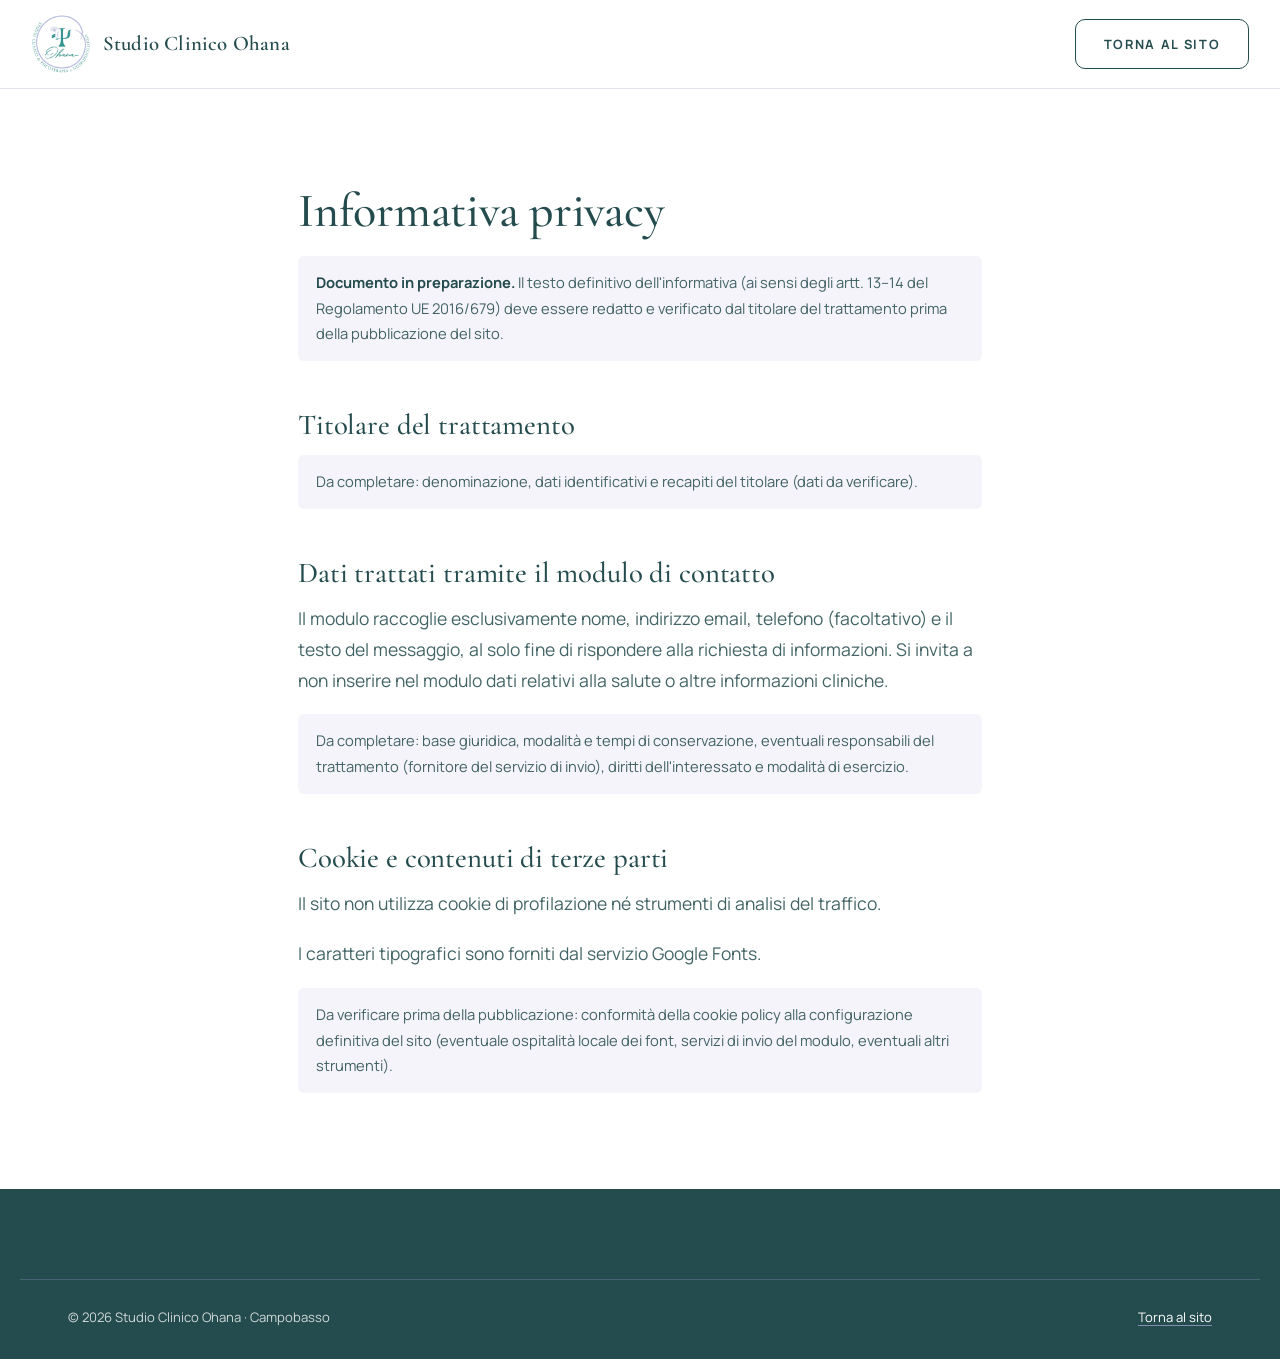
<file: privacy.html>
<!doctype html>
<html lang="it">
<head>
  <meta charset="utf-8">
  <meta name="viewport" content="width=device-width, initial-scale=1">
  <title>Privacy e Cookie Policy | Studio Clinico Ohana</title>
  <meta name="robots" content="noindex">
  <link rel="icon" type="image/png" href="assets/favicon.png">
  <link rel="preconnect" href="https://fonts.googleapis.com">
  <link rel="preconnect" href="https://fonts.gstatic.com" crossorigin>
  <link href="https://fonts.googleapis.com/css2?family=Cormorant+Garamond:wght@500;600&family=Manrope:wght@400;600;700&display=swap" rel="stylesheet">
  <link rel="stylesheet" href="styles.css">
  <style>
    .legal { max-width: 780px; margin: 0 auto; padding-block: clamp(56px, 8vw, 96px); }
    .legal h1 { font-size: clamp(2.2rem, 4vw, 3rem); line-height: 1.1; margin-bottom: 18px; }
    .legal h2 { font-size: 1.8rem; margin: 48px 0 14px; }
    .legal p, .legal li { color: var(--text-soft); }
    .todo { padding: 14px 18px; background: var(--lavender-white); border-left: 2px solid var(--teal); border-radius: 6px; font-size: .92rem; }
    .legal-header { border-bottom: 1px solid rgba(167,173,217,.35); }
    .legal-header .header-inner { justify-content: space-between; }
  </style>
</head>
<body>
  <header class="site-header legal-header">
    <div class="header-inner">
      <a class="brand" href="index.html" aria-label="Studio Clinico Ohana — torna alla home">
        <img src="assets/logo-ohana-192.png" width="60" height="60" alt="">
        <span class="brand-name">Studio Clinico Ohana</span>
      </a>
      <a class="btn btn-outline" href="index.html">Torna al sito</a>
    </div>
  </header>

  <main class="container legal">
    <h1>Informativa privacy</h1>
    <p class="todo"><strong>Documento in preparazione.</strong> Il testo definitivo dell'informativa (ai sensi degli artt. 13–14 del Regolamento UE 2016/679) deve essere redatto e verificato dal titolare del trattamento prima della pubblicazione del sito.</p>

    <h2>Titolare del trattamento</h2>
    <p class="todo">Da completare: denominazione, dati identificativi e recapiti del titolare (dati da verificare).</p>

    <h2>Dati trattati tramite il modulo di contatto</h2>
    <p>Il modulo raccoglie esclusivamente nome, indirizzo email, telefono (facoltativo) e il testo del messaggio, al solo fine di rispondere alla richiesta di informazioni. Si invita a non inserire nel modulo dati relativi alla salute o altre informazioni cliniche.</p>
    <p class="todo">Da completare: base giuridica, modalità e tempi di conservazione, eventuali responsabili del trattamento (fornitore del servizio di invio), diritti dell'interessato e modalità di esercizio.</p>

    <h2 id="cookie">Cookie e contenuti di terze parti</h2>
    <p>Il sito non utilizza cookie di profilazione né strumenti di analisi del traffico.</p>
    <p>I caratteri tipografici sono forniti dal servizio Google Fonts.</p>
    <p class="todo">Da verificare prima della pubblicazione: conformità della cookie policy alla configurazione definitiva del sito (eventuale ospitalità locale dei font, servizi di invio del modulo, eventuali altri strumenti).</p>
  </main>

  <footer class="site-footer">
    <div class="container footer-bottom">
      <p>© 2026 Studio Clinico Ohana · Campobasso</p>
      <a href="index.html">Torna al sito</a>
    </div>
  </footer>
</body>
</html>
</file>
<file: styles.css>
/* ==========================================================================
   Studio Clinico Ohana — Clinical Botanical Elegance
   Sfondi sezione alternati: #FFFFFF / #B6BAE4 · Accenti e CTA: #349594
   Box su sfondo bianco: #F5F4FA · Box su sfondo lavanda: #FFFFFF
   ========================================================================== */

:root {
  --white: #FFFFFF;
  --lavender-white: #F5F4FA;
  --alt: #B6BAE4;
  --accent: #349594;
  --periwinkle: #A7ADD9;
  --petrol: #244B4D;

  --text: var(--petrol);
  --text-soft: rgba(36, 75, 77, .86);
  --line: rgba(167, 173, 217, .55);

  --font-serif: "Cormorant Garamond", "Cormorant", Garamond, "Times New Roman", serif;
  --font-sans: "Manrope", system-ui, -apple-system, "Segoe UI", Roboto, Arial, sans-serif;

  --radius: 14px;
  --shadow-soft: 0 1px 2px rgba(36, 75, 77, .05), 0 12px 32px -20px rgba(36, 75, 77, .25);
  --shadow-hover: 0 2px 4px rgba(36, 75, 77, .06), 0 24px 46px -24px rgba(36, 75, 77, .35);

  --header-h: 88px;
  --container: 1200px;
  --gutter: clamp(20px, 5vw, 48px);
  --section-y: clamp(76px, 9vw, 124px);
  --ease: cubic-bezier(.22, .61, .36, 1);
}

/* ---------- Base ---------- */
*, *::before, *::after { box-sizing: border-box; }
html { -webkit-text-size-adjust: 100%; scroll-behavior: smooth; scroll-padding-top: calc(var(--header-h) + 8px); }
body {
  margin: 0; background: var(--white); color: var(--text);
  font-family: var(--font-sans); font-size: clamp(16px, 1.05vw + 11px, 17.5px); line-height: 1.75;
  -webkit-font-smoothing: antialiased; text-rendering: optimizeLegibility; overflow-x: hidden;
}
img, svg { display: block; max-width: 100%; }
img { height: auto; }
p { margin: 0 0 1.1em; }
p:last-child { margin-bottom: 0; }
a { color: var(--petrol); text-decoration-thickness: 1px; text-underline-offset: 3px; }
a:hover { color: var(--accent); }
address { font-style: normal; }
h1, h2, h3 { margin: 0; color: var(--petrol); }
strong { font-weight: 700; color: var(--petrol); }
:focus-visible { outline: 2px solid var(--accent); outline-offset: 3px; border-radius: 4px; }

.sr-only { position: absolute !important; width: 1px; height: 1px; padding: 0; margin: -1px; overflow: hidden; clip: rect(0 0 0 0); white-space: nowrap; border: 0; }
.skip-link { position: absolute; left: 16px; top: -60px; z-index: 200; background: var(--petrol); color: var(--white); padding: 10px 18px; border-radius: 8px; font-weight: 600; text-decoration: none; transition: top .2s; }
.skip-link:focus { top: 12px; color: var(--white); }

.container { width: 100%; max-width: var(--container); margin-inline: auto; padding-inline: var(--gutter); }
.container-wide { max-width: 1280px; }
.container-narrow { max-width: 860px; }

/* ---------- Bottoni ---------- */
.btn {
  display: inline-flex; align-items: center; justify-content: center; gap: .5em;
  min-height: 50px; padding: 14px 28px;
  font-family: var(--font-sans); font-size: .8rem; font-weight: 700; letter-spacing: .13em; text-transform: uppercase;
  text-decoration: none; line-height: 1.3; text-align: center;
  border-radius: 10px; border: 1.5px solid transparent; cursor: pointer;
  transition: background-color .35s var(--ease), color .35s var(--ease), border-color .35s var(--ease), box-shadow .35s var(--ease), transform .35s var(--ease);
}
.btn-primary { background: var(--accent); color: var(--white); border-color: var(--accent); }
.btn-primary:hover { background: var(--petrol); border-color: var(--petrol); color: var(--white); box-shadow: 0 12px 26px -16px rgba(36, 75, 77, .8); }
.btn-outline { background: transparent; color: var(--petrol); border-color: var(--petrol); }
.btn-outline:hover { background: var(--petrol); color: var(--white); }
.btn-block { width: 100%; }
.btn:active { transform: translateY(1px); }

/* ---------- Tipografia di sezione ---------- */
.eyebrow {
  display: inline-flex; flex-direction: column; align-items: center; gap: 10px; margin: 0 0 18px;
  font-size: .74rem; font-weight: 700; letter-spacing: .26em; text-transform: uppercase; color: var(--petrol);
}
.eyebrow-leaf { width: 26px; height: 26px; color: var(--accent); }

h1, h2 { font-family: var(--font-serif); font-weight: 500; letter-spacing: -.005em; }
h2 { font-size: clamp(2.05rem, 3.4vw + .6rem, 3.2rem); line-height: 1.12; }
h3 { font-family: var(--font-sans); font-weight: 600; font-size: 1.08rem; line-height: 1.4; letter-spacing: .01em; }

.section { position: relative; padding-block: var(--section-y); overflow: hidden; }
.bg-white { background: var(--white); }
.bg-alt { background: var(--alt); --text-soft: var(--petrol); }

.section-head { text-align: center; max-width: 760px; margin: 0 auto clamp(44px, 5vw, 64px); }
.section-head h2 { text-wrap: balance; }
.section-sub { margin: 22px auto 0; max-width: 620px; color: var(--text-soft); }
.section-cta { display: flex; justify-content: center; margin-top: clamp(44px, 5vw, 60px); }

.deco-ginkgo { position: absolute; width: clamp(180px, 22vw, 300px); height: clamp(180px, 22vw, 300px); color: var(--periwinkle); opacity: .22; pointer-events: none; }
.deco-right { right: -60px; top: 60px; transform: rotate(-18deg); }
.deco-left { left: -70px; bottom: 40px; transform: rotate(22deg) scaleX(-1); }

/* ==========================================================================
   1. HEADER — desktop: tutte le voci su una riga + CTA a destra
   ========================================================================== */
.site-header {
  position: sticky; top: 0; z-index: 100; background: var(--white);
  border-bottom: 1px solid transparent;
  transition: box-shadow .4s var(--ease), border-color .4s var(--ease);
}
.site-header.is-scrolled { box-shadow: 0 6px 24px -20px rgba(36, 75, 77, .35); border-bottom-color: rgba(167, 173, 217, .3); }
.header-inner {
  display: flex; align-items: center; gap: clamp(16px, 1.6vw, 32px);
  height: var(--header-h); max-width: 1480px; margin-inline: auto; padding-inline: clamp(20px, 2.4vw, 40px);
}
.brand { flex: none; display: flex; align-items: center; gap: 12px; text-decoration: none; color: var(--petrol); }
.brand img { width: 60px; height: 60px; }
.brand-name { font-family: var(--font-serif); font-weight: 600; font-size: 1.3rem; line-height: 1.1; letter-spacing: .01em; color: var(--petrol); white-space: nowrap; }
.brand:hover .brand-name { color: var(--petrol); }

.main-nav { margin-left: auto; }
.main-nav ul { display: flex; align-items: center; gap: clamp(12px, 1.25vw, 26px); list-style: none; margin: 0; padding: 0; }
.main-nav ul a {
  position: relative; display: inline-block; padding: 8px 0;
  font-size: clamp(.8rem, .3vw + .58rem, .9rem); font-weight: 500; color: var(--petrol); text-decoration: none; white-space: nowrap;
}
.main-nav ul a::after {
  content: ""; position: absolute; left: 0; right: 0; bottom: 2px; height: 1px;
  background: var(--accent); transform: scaleX(0); transform-origin: left; transition: transform .35s var(--ease);
}
.main-nav ul a:hover { color: var(--accent); }
.main-nav ul a:hover::after, .main-nav ul a.is-active::after { transform: scaleX(1); }
.header-cta { flex: none; min-height: 44px; padding: 11px 18px; font-size: .7rem; letter-spacing: .11em; }
.nav-cta-mobile { display: none; }

.menu-toggle { display: none; margin-left: auto; width: 48px; height: 48px; padding: 0; background: transparent; border: 1px solid var(--line); border-radius: 10px; cursor: pointer; }
.menu-bars { display: grid; gap: 5px; width: 20px; margin: auto; }
.menu-bars span { display: block; height: 1.5px; background: var(--petrol); border-radius: 2px; transition: transform .35s var(--ease), opacity .25s; }
.menu-toggle[aria-expanded="true"] .menu-bars span:nth-child(1) { transform: translateY(6.5px) rotate(45deg); }
.menu-toggle[aria-expanded="true"] .menu-bars span:nth-child(2) { opacity: 0; }
.menu-toggle[aria-expanded="true"] .menu-bars span:nth-child(3) { transform: translateY(-6.5px) rotate(-45deg); }

/* Menu burger: solo su schermi che non possono contenere le 8 voci su una riga */
@media (max-width: 1199px) {
  :root { --header-h: 76px; }
  .brand img { width: 54px; height: 54px; }
  .brand-name { font-size: 1.2rem; }
  .header-cta { display: none; }
  .menu-toggle { display: block; flex: none; }
  .main-nav {
    position: fixed; left: 0; right: 0; top: var(--header-h);
    max-height: calc(100dvh - var(--header-h)); overflow-y: auto;
    background: var(--white); border-top: 1px solid rgba(167, 173, 217, .35);
    box-shadow: 0 24px 40px -30px rgba(36, 75, 77, .45);
    padding: 8px var(--gutter) 28px;
    visibility: hidden; opacity: 0; transform: translateY(-8px);
    transition: opacity .3s var(--ease), transform .3s var(--ease), visibility 0s linear .3s;
  }
  .main-nav.is-open { visibility: visible; opacity: 1; transform: none; transition-delay: 0s; }
  .main-nav ul { flex-direction: column; align-items: stretch; gap: 0; }
  .main-nav li + li { border-top: 1px solid rgba(167, 173, 217, .3); }
  .main-nav ul a { display: block; padding: 14px 2px; font-size: 1rem; }
  .main-nav ul a::after { display: none; }
  .nav-cta-mobile { display: flex; width: 100%; margin-top: 18px; }
}

/* ==========================================================================
   2. HERO
   ========================================================================== */
.hero {
  position: relative; isolation: isolate; display: flex; align-items: center;
  min-height: clamp(560px, calc(100svh - var(--header-h)), 820px);
  padding-block: clamp(80px, 10vw, 128px); text-align: center; overflow: hidden;
}
.hero-bg { position: absolute; inset: 0; z-index: -2; width: 100%; height: 100%; object-fit: cover; object-position: 50% 55%; }
.hero-overlay {
  position: absolute; inset: 0; z-index: -1;
  background: radial-gradient(ellipse 70% 65% at 50% 50%, rgba(255,255,255,.84) 0%, rgba(255,255,255,.72) 60%, rgba(255,255,255,.6) 100%);
}
.hero-overlay::after {
  content: ""; position: absolute; left: 50%; top: 50%; width: min(820px, 120vw); aspect-ratio: 1;
  transform: translate(-50%, -50%); border: 1px solid rgba(167, 173, 217, .6); border-radius: 50%;
}
.hero-content { max-width: 1080px; }
.hero-eyebrow { margin-bottom: 26px; }
.hero h1 { font-size: clamp(2.3rem, 4.1vw + .2rem, 4.15rem); line-height: 1.1; text-wrap: balance; }
.h1-a { color: var(--petrol); }
.h1-b { color: var(--accent); font-style: italic; }
@media (min-width: 1024px) {
  .hero h1 span { display: block; white-space: nowrap; }   /* titolo su due righe da desktop */
}
.hero-lead { max-width: 640px; margin: 28px auto 0; font-size: clamp(1rem, .4vw + .9rem, 1.13rem); color: var(--petrol); }
.hero-actions { display: flex; flex-wrap: wrap; justify-content: center; gap: 14px; margin-top: 40px; }
.hero-detail {
  display: inline-flex; flex-wrap: wrap; justify-content: center; gap: 10px 14px; align-items: center;
  margin: 48px 0 0; padding-top: 22px; border-top: 1px solid var(--periwinkle);
  font-size: .76rem; font-weight: 600; letter-spacing: .2em; text-transform: uppercase;
}
.hero-detail span[aria-hidden] { color: var(--accent); }
@media (max-width: 560px) {
  .hero { min-height: 0; padding-block: 72px 80px; }
  .hero-actions { flex-direction: column; align-items: stretch; max-width: 340px; margin-inline: auto; }
  .hero-detail { flex-direction: column; gap: 6px; font-size: .7rem; letter-spacing: .18em; padding-inline: 24px; }
  .hero-detail span[aria-hidden] { display: none; }
  .hero-bg { object-position: 40% 50%; }
}

/* ==========================================================================
   3. CHI SIAMO
   ========================================================================== */
.about {
  display: grid; grid-template-columns: minmax(0, 4fr) minmax(0, 7fr);
  grid-template-areas: "head head" "logo text";
  column-gap: clamp(40px, 6vw, 80px); align-items: center; max-width: 1000px; margin: 0 auto;
}
.about-head { grid-area: head; }
.about-logo { grid-area: logo; margin: 0; justify-self: center; width: 100%; max-width: 280px; }
.about-logo img { width: 100%; aspect-ratio: 1; }
.about-text { grid-area: text; }
.about-text p { color: var(--text-soft); }

.editorial-quote { position: relative; max-width: 820px; margin: clamp(60px, 7vw, 96px) auto 0; padding: 44px 0 0; text-align: center; border-top: 1px solid var(--line); }
.editorial-quote::before { content: ""; position: absolute; top: -4px; left: 50%; width: 7px; height: 7px; background: var(--accent); border-radius: 50%; transform: translateX(-50%); }
.editorial-quote p { font-family: var(--font-serif); font-style: italic; font-weight: 500; font-size: clamp(1.4rem, 1.5vw + .95rem, 2rem); line-height: 1.42; color: var(--petrol); text-wrap: balance; }

.team { display: grid; grid-template-columns: repeat(2, minmax(0, 1fr)); gap: clamp(28px, 5vw, 72px); max-width: 1040px; margin: clamp(60px, 7vw, 96px) auto 0; }
.profile { text-align: center; padding: 0 clamp(0px, 2vw, 24px); }
.monogram, .portrait { display: grid; place-items: center; width: 132px; height: 132px; margin: 0 auto 28px; border-radius: 50%; object-fit: cover; }
.monogram {
  font-family: var(--font-serif); font-weight: 500; font-size: 2.6rem; letter-spacing: .04em; color: var(--petrol);
  background: var(--lavender-white); border: 1px solid var(--periwinkle);
  box-shadow: 0 0 0 8px var(--white), 0 0 0 9px rgba(167, 173, 217, .45);
}
.profile-name { font-family: var(--font-serif); font-weight: 600; font-size: clamp(1.6rem, 1.2vw + 1.1rem, 1.95rem); line-height: 1.2; letter-spacing: 0; }
.profile-role { margin: 12px auto 22px; max-width: 420px; font-size: .82rem; font-weight: 600; letter-spacing: .06em; text-transform: uppercase; line-height: 1.6; color: var(--petrol); }
.profile-role::before { content: ""; display: block; width: 32px; height: 1px; margin: 0 auto 14px; background: var(--accent); }
.profile p:not(.profile-role) { color: var(--text-soft); max-width: 460px; margin-inline: auto; }

@media (max-width: 900px) {
  .about { grid-template-columns: 1fr; grid-template-areas: "logo" "head" "text"; text-align: center; }
  .about-logo { max-width: 190px; margin-bottom: 36px; }
}

/* ==========================================================================
   4. A CHI CI RIVOLGIAMO
   ========================================================================== */
.cards-3 { display: grid; grid-template-columns: repeat(3, minmax(0, 1fr)); gap: clamp(20px, 2.4vw, 32px); }
.card-target {
  display: flex; flex-direction: column; align-items: center; text-align: center;
  padding: clamp(36px, 3.4vw, 48px) clamp(26px, 2.6vw, 38px);
  background: var(--white); border-radius: var(--radius); box-shadow: var(--shadow-soft);
  transition: transform .5s var(--ease), box-shadow .5s var(--ease);
}
.card-target:hover { transform: translateY(-3px); box-shadow: var(--shadow-hover); }
.card-icon { width: 46px; height: 46px; margin-bottom: 24px; color: var(--accent); }
.card-target h3 { font-size: 1.12rem; margin-bottom: 14px; }
.card-target h3::after { content: ""; display: block; width: 28px; height: 1px; margin: 14px auto 0; background: var(--accent); }
.card-target p { color: var(--text-soft); font-size: .97rem; }

/* ==========================================================================
   5. APPROCCIO — foglia di Ginkgo interattiva: 4 lobi = 4 principi
   ========================================================================== */
.leafmap {
  display: grid; grid-template-columns: minmax(0, 5fr) minmax(0, 6fr);
  gap: clamp(48px, 7vw, 104px); align-items: center; max-width: 1080px; margin: 0 auto;
}
.leafmap-figure { margin: 0; text-align: center; }
.leafmap-svg { width: 100%; max-width: 420px; margin: 0 auto; overflow: visible; }
.lobe {
  fill: var(--lavender-white); stroke: var(--accent); stroke-width: 1.4; stroke-linejoin: round;
  transform-box: view-box; transform-origin: 220px 300px; cursor: pointer;
  transition: fill .55s var(--ease), transform .55s var(--ease);
}
.leaf-veins path { fill: none; stroke: var(--periwinkle); stroke-width: 1; stroke-linecap: round; opacity: .7; pointer-events: none; transition: stroke .5s; }
.leaf-stem { fill: none; stroke: var(--accent); stroke-width: 1.6; stroke-linecap: round; }

/* disegno progressivo all'ingresso nella pagina */
.js .lobe, .js .leaf-stem { stroke-dasharray: 1; stroke-dashoffset: 1; }
.js .leaf-veins { opacity: 0; transition: opacity 1.2s var(--ease) 1.4s; }
.js .leafmap.is-drawn .lobe, .js .leafmap.is-drawn .leaf-stem { stroke-dashoffset: 0; transition: stroke-dashoffset 1.3s var(--ease), fill .55s var(--ease), transform .55s var(--ease); }
.js .leafmap.is-drawn .leaf-stem { transition-delay: 0s; }
.js .leafmap.is-drawn .lobe[data-lobe="1"] { transition-delay: .2s, 0s, 0s; }
.js .leafmap.is-drawn .lobe[data-lobe="2"] { transition-delay: .45s, 0s, 0s; }
.js .leafmap.is-drawn .lobe[data-lobe="3"] { transition-delay: .7s, 0s, 0s; }
.js .leafmap.is-drawn .lobe[data-lobe="4"] { transition-delay: .95s, 0s, 0s; }
.js .leafmap.is-drawn .leaf-veins { opacity: 1; }

/* lobo attivo */
.leafmap[data-active="1"] .lobe[data-lobe="1"],
.leafmap[data-active="2"] .lobe[data-lobe="2"],
.leafmap[data-active="3"] .lobe[data-lobe="3"],
.leafmap[data-active="4"] .lobe[data-lobe="4"] { fill: var(--accent); transform: scale(1.045); }

.leafmap-quote {
  max-width: 360px; margin: 30px auto 0;
  font-family: var(--font-serif); font-style: italic; font-weight: 500;
  font-size: clamp(1.3rem, .8vw + 1rem, 1.55rem); line-height: 1.4; color: var(--petrol);
}

.leafmap-list { list-style: none; margin: 0; padding: 0; }
.lm-item { position: relative; padding: 24px 0 24px 64px; border-top: 1px solid var(--line); cursor: default; }
.lm-item:last-child { border-bottom: 1px solid var(--line); }
.lm-item::before {          /* tratto che si allunga quando il principio è attivo */
  content: ""; position: absolute; left: 0; top: calc(24px + .72em); width: 36px; height: 1.5px;
  background: var(--periwinkle); transition: width .5s var(--ease), background-color .5s var(--ease);
}
.lm-item::after {
  content: ""; position: absolute; left: 36px; top: calc(24px + .72em - 3px); width: 7px; height: 7px; border-radius: 50%;
  background: var(--periwinkle); transition: left .5s var(--ease), background-color .5s var(--ease);
}
.lm-item h3 { font-size: .9rem; letter-spacing: .12em; text-transform: uppercase; margin-bottom: 8px; transition: color .4s; }
.lm-item p { color: var(--text-soft); }
.lm-item.is-active::before { width: 48px; background: var(--accent); }
.lm-item.is-active::after { left: 48px; background: var(--accent); }
.lm-item.is-active h3 { color: var(--accent); }

@media (max-width: 900px) {
  .leafmap { grid-template-columns: 1fr; gap: 44px; max-width: 600px; }
  .leafmap-svg { max-width: 300px; }
}
@media (max-width: 480px) {
  .lm-item { padding-left: 52px; }
  .lm-item::before { width: 28px; }
  .lm-item::after { left: 28px; }
  .lm-item.is-active::before { width: 38px; }
  .lm-item.is-active::after { left: 38px; }
}

/* ==========================================================================
   6. SERVIZI — 4 box di uguale dimensione
   ========================================================================== */
.cards-4 { display: grid; grid-template-columns: repeat(4, minmax(0, 1fr)); grid-auto-rows: 1fr; gap: clamp(20px, 2vw, 28px); }
.card-service {
  display: flex; flex-direction: column; height: 100%; overflow: hidden;
  background: var(--white); border-radius: var(--radius); box-shadow: var(--shadow-soft);
  transition: transform .5s var(--ease), box-shadow .5s var(--ease);
}
.card-service:hover { transform: translateY(-4px); box-shadow: var(--shadow-hover); }
.card-media { flex: none; aspect-ratio: 4 / 3; overflow: hidden; background: var(--lavender-white); }
.card-media img { width: 100%; height: 100%; object-fit: cover; filter: saturate(.82); transition: transform 1s var(--ease); }
.card-service:hover .card-media img { transform: scale(1.03); }
.card-body { flex: 1; padding: 28px 26px 32px; }
.card-body h3 { font-size: 1.08rem; margin-bottom: 12px; min-height: 2.8em; }
.card-body p { font-size: .95rem; color: var(--text-soft); }

/* ==========================================================================
   7. COME FUNZIONA — timeline animata allo scroll
   ========================================================================== */
.steps { position: relative; max-width: 1200px; margin: 0 auto; --p: 0; }
.steps-track { position: absolute; left: 12.5%; right: 12.5%; top: 92px; height: 1px; background: rgba(167, 173, 217, .7); }
.steps-fill { position: absolute; left: 0; top: 0; height: 100%; width: calc(var(--p) * 100%); background: var(--accent); }
.steps-fill::after {      /* "cometa" luminosa in testa alla linea */
  content: ""; position: absolute; right: -5px; top: -4.5px; width: 10px; height: 10px; border-radius: 50%;
  background: var(--accent); box-shadow: 0 0 0 6px rgba(52, 149, 148, .16), 0 0 18px 4px rgba(52, 149, 148, .35);
  opacity: calc(var(--p) * 20); transition: opacity .3s;
}
.steps-list { position: relative; list-style: none; margin: 0; padding: 0; display: grid; grid-template-columns: repeat(4, minmax(0, 1fr)); gap: clamp(20px, 3vw, 44px); }
.step { text-align: center; }
.step-num {
  display: block; height: 76px; font-family: var(--font-serif); font-weight: 500; font-size: 3.6rem; line-height: 1;
  color: var(--periwinkle); transition: color .7s var(--ease), transform .7s var(--ease);
}
.step-dot {
  position: relative; z-index: 1; display: block; width: 15px; height: 15px; margin: 8px auto 30px;
  border-radius: 50%; background: var(--white); border: 1.5px solid var(--periwinkle); box-shadow: 0 0 0 6px var(--white);
  transition: background-color .5s var(--ease), border-color .5s var(--ease);
}
.step-dot::after { content: ""; position: absolute; inset: -1.5px; border-radius: 50%; border: 1.5px solid var(--accent); opacity: 0; }
.step h3 { font-size: .9rem; letter-spacing: .14em; text-transform: uppercase; margin-bottom: 12px; transition: color .6s; }
.step p { color: var(--text-soft); max-width: 280px; margin-inline: auto; }
.step h3, .step p { transition: opacity .7s var(--ease), transform .7s var(--ease); }

/* stato attivo */
.step.is-active .step-num { color: var(--accent); transform: translateY(-4px); }
.step.is-active .step-dot { background: var(--accent); border-color: var(--accent); }
.step.is-active .step-dot::after { animation: step-pulse 1.6s var(--ease) 1; }
@keyframes step-pulse { 0% { transform: scale(1); opacity: .9; } 100% { transform: scale(3.2); opacity: 0; } }
/* stato iniziale (solo con JS attivo) */
.js .steps.is-animated .step:not(.is-active) h3,
.js .steps.is-animated .step:not(.is-active) p { opacity: .35; transform: translateY(8px); }

@media (max-width: 760px) {
  .steps-list { grid-template-columns: 1fr; gap: 44px; max-width: 480px; margin-inline: auto; }
  .steps-track { right: auto; width: 1px; height: auto; }
  .steps-fill { width: 100%; height: calc(var(--p) * 100%); }
  .steps-fill::after { right: -4.5px; top: auto; bottom: -5px; }
  .step { display: grid; grid-template-columns: 56px 1fr; column-gap: 18px; text-align: left; }
  .step-dot { grid-column: 1; grid-row: 1; margin: 8px auto 0; }
  .step-num { grid-column: 2; grid-row: 1; height: auto; font-size: 2.6rem; margin-bottom: 6px; }
  .step h3, .step p { grid-column: 2; }
  .step p { margin-inline: 0; }
  .step.is-active .step-num { transform: translateX(4px); }
}

/* ==========================================================================
   8. DOVE RICEVIAMO — solo indirizzo
   ========================================================================== */
.address-card {
  display: flex; flex-direction: column; align-items: center; gap: 2px;
  width: fit-content; max-width: 100%; margin: 0 auto; padding: 30px 48px 32px;
  background: var(--white); border-radius: var(--radius); box-shadow: var(--shadow-soft); text-align: center;
}
.address-leaf { width: 30px; height: 30px; color: var(--accent); margin-bottom: 12px; }
.address-line { font-family: var(--font-serif); font-weight: 600; font-size: clamp(1.35rem, 1vw + 1rem, 1.6rem); line-height: 1.3; color: var(--petrol); }

/* ==========================================================================
   9. FAQ — tendine su sfondo #F5F4FA
   ========================================================================== */
.accordion { display: grid; gap: 12px; }
.acc-item { background: var(--lavender-white); border-radius: 12px; transition: box-shadow .4s var(--ease); }
.acc-item:has(.acc-trigger[aria-expanded="true"]) { box-shadow: inset 0 0 0 1px var(--periwinkle); }
.acc-heading { font-size: 1rem; }
.acc-trigger {
  display: flex; align-items: center; justify-content: space-between; gap: 20px;
  width: 100%; min-height: 64px; padding: 20px 24px; background: none; border: 0; border-radius: 12px; cursor: pointer; text-align: left;
  font-family: var(--font-sans); font-size: clamp(1rem, .3vw + .95rem, 1.08rem); font-weight: 600; line-height: 1.5; color: var(--petrol);
  transition: color .3s;
}
.acc-trigger:hover { color: var(--accent); }
.acc-icon { position: relative; flex: none; width: 30px; height: 30px; border: 1px solid var(--periwinkle); border-radius: 50%; background: var(--white); transition: border-color .3s, background-color .3s; }
.acc-icon::before, .acc-icon::after { content: ""; position: absolute; left: 50%; top: 50%; width: 11px; height: 1.5px; background: var(--petrol); transform: translate(-50%, -50%); transition: transform .4s var(--ease), opacity .3s; }
.acc-icon::after { transform: translate(-50%, -50%) rotate(90deg); }
.acc-trigger[aria-expanded="true"] .acc-icon { border-color: var(--accent); background: var(--accent); }
.acc-trigger[aria-expanded="true"] .acc-icon::before { background: var(--white); }
.acc-trigger[aria-expanded="true"] .acc-icon::after { transform: translate(-50%, -50%) rotate(0deg); opacity: 0; }
.acc-panel { display: grid; grid-template-rows: 0fr; transition: grid-template-rows .45s var(--ease); }
.acc-panel.is-open { grid-template-rows: 1fr; }
.acc-panel[hidden] { display: none; }
html:not(.js) .acc-panel[hidden] { display: grid; grid-template-rows: 1fr; }
.acc-inner { overflow: hidden; }
.acc-inner p { padding: 0 70px 24px 24px; color: var(--text-soft); }

/* ==========================================================================
   10. CONTATTI — solo form centrale
   ========================================================================== */
.contact-form {
  max-width: 480px; margin: 0 auto; padding: clamp(22px, 3vw, 32px);
  background: var(--white); border-radius: var(--radius); box-shadow: var(--shadow-soft);
}
.field-row { display: grid; grid-template-columns: 1fr 1fr; gap: 0 16px; }
.field { margin-bottom: 14px; }
.field label { display: block; margin-bottom: 6px; font-size: .86rem; font-weight: 600; }
.field .optional { font-weight: 400; color: var(--text-soft); }
.field input[type="text"], .field input[type="email"], .field input[type="tel"], .field textarea {
  width: 100%; min-height: 44px; padding: 10px 14px; font: inherit; font-size: .95rem; color: var(--petrol);
  background: var(--lavender-white); border: 1px solid transparent; border-radius: 10px; transition: border-color .25s, box-shadow .25s, background-color .25s;
}
.field textarea { min-height: 92px; resize: vertical; line-height: 1.6; }
.field input:hover, .field textarea:hover { border-color: var(--periwinkle); }
.field input:focus, .field textarea:focus { outline: none; background: var(--white); border-color: var(--accent); box-shadow: 0 0 0 3px rgba(52, 149, 148, .18); }
.field [aria-invalid="true"] { border-color: var(--petrol); border-width: 2px; }
.field-hint { margin: 8px 0 0; font-size: .82rem; line-height: 1.55; color: var(--text-soft); }
.field-error { margin: 6px 0 0; font-size: .82rem; font-weight: 600; color: var(--petrol); }
.field-error::before { content: "!"; display: inline-grid; place-items: center; width: 17px; height: 17px; margin-right: 6px; border-radius: 50%; background: var(--petrol); color: var(--white); font-size: .68rem; }
.field-check { display: grid; grid-template-columns: auto 1fr; gap: 12px; align-items: start; }
.field-check input { width: 22px; height: 22px; margin: 1px 0 0; accent-color: var(--accent); cursor: pointer; }
.field-check label { margin: 0; font-weight: 400; font-size: .9rem; line-height: 1.55; }
.field-check .field-error { grid-column: 1 / -1; }
.hp { position: absolute; left: -9999px; width: 1px; height: 1px; overflow: hidden; }
.form-status { margin: 16px 0 0; font-size: .9rem; line-height: 1.6; }
.form-status:empty { display: none; }
.form-status.is-info { padding: 14px 16px; background: var(--lavender-white); border-left: 2px solid var(--accent); border-radius: 6px; }
@media (max-width: 560px) { .field-row { grid-template-columns: 1fr; } }

/* ==========================================================================
   11. FOOTER
   ========================================================================== */
.site-footer { background: var(--petrol); color: rgba(255, 255, 255, .86); padding-top: clamp(64px, 7vw, 92px); font-size: .94rem; }
.site-footer a { color: var(--white); text-decoration-color: rgba(167, 173, 217, .7); }
.site-footer a:hover { color: var(--white); text-decoration-color: var(--white); }
.site-footer :focus-visible { outline-color: var(--periwinkle); }
.footer-grid { display: grid; grid-template-columns: 1.4fr 1fr 1fr 1.1fr; gap: clamp(32px, 4vw, 56px); padding-bottom: clamp(48px, 5vw, 68px); max-width: 1240px; }
.footer-logo {
  display: grid; place-items: center; width: 136px; height: 136px; margin-bottom: 22px; background: var(--white); border-radius: 50%;
  box-shadow: 0 0 0 1px rgba(167, 173, 217, .6), 0 0 0 7px var(--petrol), 0 0 0 8px rgba(167, 173, 217, .35);
}
.footer-logo img { width: 124px; height: 124px; border-radius: 50%; }
.footer-name { font-family: var(--font-serif); font-weight: 600; font-size: 1.6rem; color: var(--white); margin-bottom: 4px; }
.footer-payoff { font-family: var(--font-serif); font-style: italic; font-size: 1.2rem; color: rgba(255, 255, 255, .86); }
.footer-label { margin: 0 0 12px; font-size: .7rem; font-weight: 700; letter-spacing: .22em; text-transform: uppercase; color: var(--periwinkle); }
.footer-col address, .footer-col > a { display: block; margin-bottom: 26px; }
.footer-person { margin-bottom: 14px; }
.footer-person:last-of-type { margin-bottom: 26px; }
.footer-links { list-style: none; margin: 0; padding: 0; }
.footer-links li { margin-bottom: 7px; }
.footer-links a { text-decoration: none; }
.footer-links a:hover { text-decoration: underline; }
.footer-bottom { display: flex; flex-wrap: wrap; justify-content: space-between; gap: 12px; padding-block: 26px 30px; border-top: 1px solid rgba(167, 173, 217, .25); font-size: .82rem; color: rgba(255, 255, 255, .78); max-width: 1240px; }
.footer-bottom p { margin: 0; }

/* ==========================================================================
   Responsive generale
   ========================================================================== */
@media (max-width: 1100px) {
  .cards-4 { grid-template-columns: repeat(2, minmax(0, 1fr)); }
  .footer-grid { grid-template-columns: 1fr 1fr; }
}
@media (max-width: 900px) {
  .cards-3 { grid-template-columns: 1fr; max-width: 560px; margin-inline: auto; }
}
@media (max-width: 760px) {
  .team { grid-template-columns: 1fr; gap: 64px; }
}
@media (max-width: 640px) {
  .cards-4 { grid-template-columns: 1fr; grid-auto-rows: auto; max-width: 480px; margin-inline: auto; }
  .card-body h3 { min-height: 0; }
  .footer-grid { grid-template-columns: 1fr; }
  .acc-inner p { padding-right: 24px; }
  .acc-trigger { padding: 18px 18px; }
  .acc-inner p { padding-left: 18px; padding-right: 18px; }
  .deco-ginkgo { opacity: .14; }
  .address-card { padding: 26px 28px 28px; }
}
@media (max-width: 380px) {
  .brand-name { font-size: 1.02rem; }
  .brand img { width: 48px; height: 48px; }
  .btn { padding-inline: 18px; letter-spacing: .1em; }
  .eyebrow { letter-spacing: .2em; }
}

/* ==========================================================================
   Animazioni discrete
   ========================================================================== */
.js .reveal { opacity: 0; transform: translateY(16px); transition: opacity .9s var(--ease), transform .9s var(--ease); }
.js .reveal.is-visible { opacity: 1; transform: none; }

@media (prefers-reduced-motion: reduce) {
  html { scroll-behavior: auto; }
  *, *::before, *::after { transition-duration: .01ms !important; animation-duration: .01ms !important; animation-iteration-count: 1 !important; }
  .js .reveal { opacity: 1; transform: none; }
}
</file>
